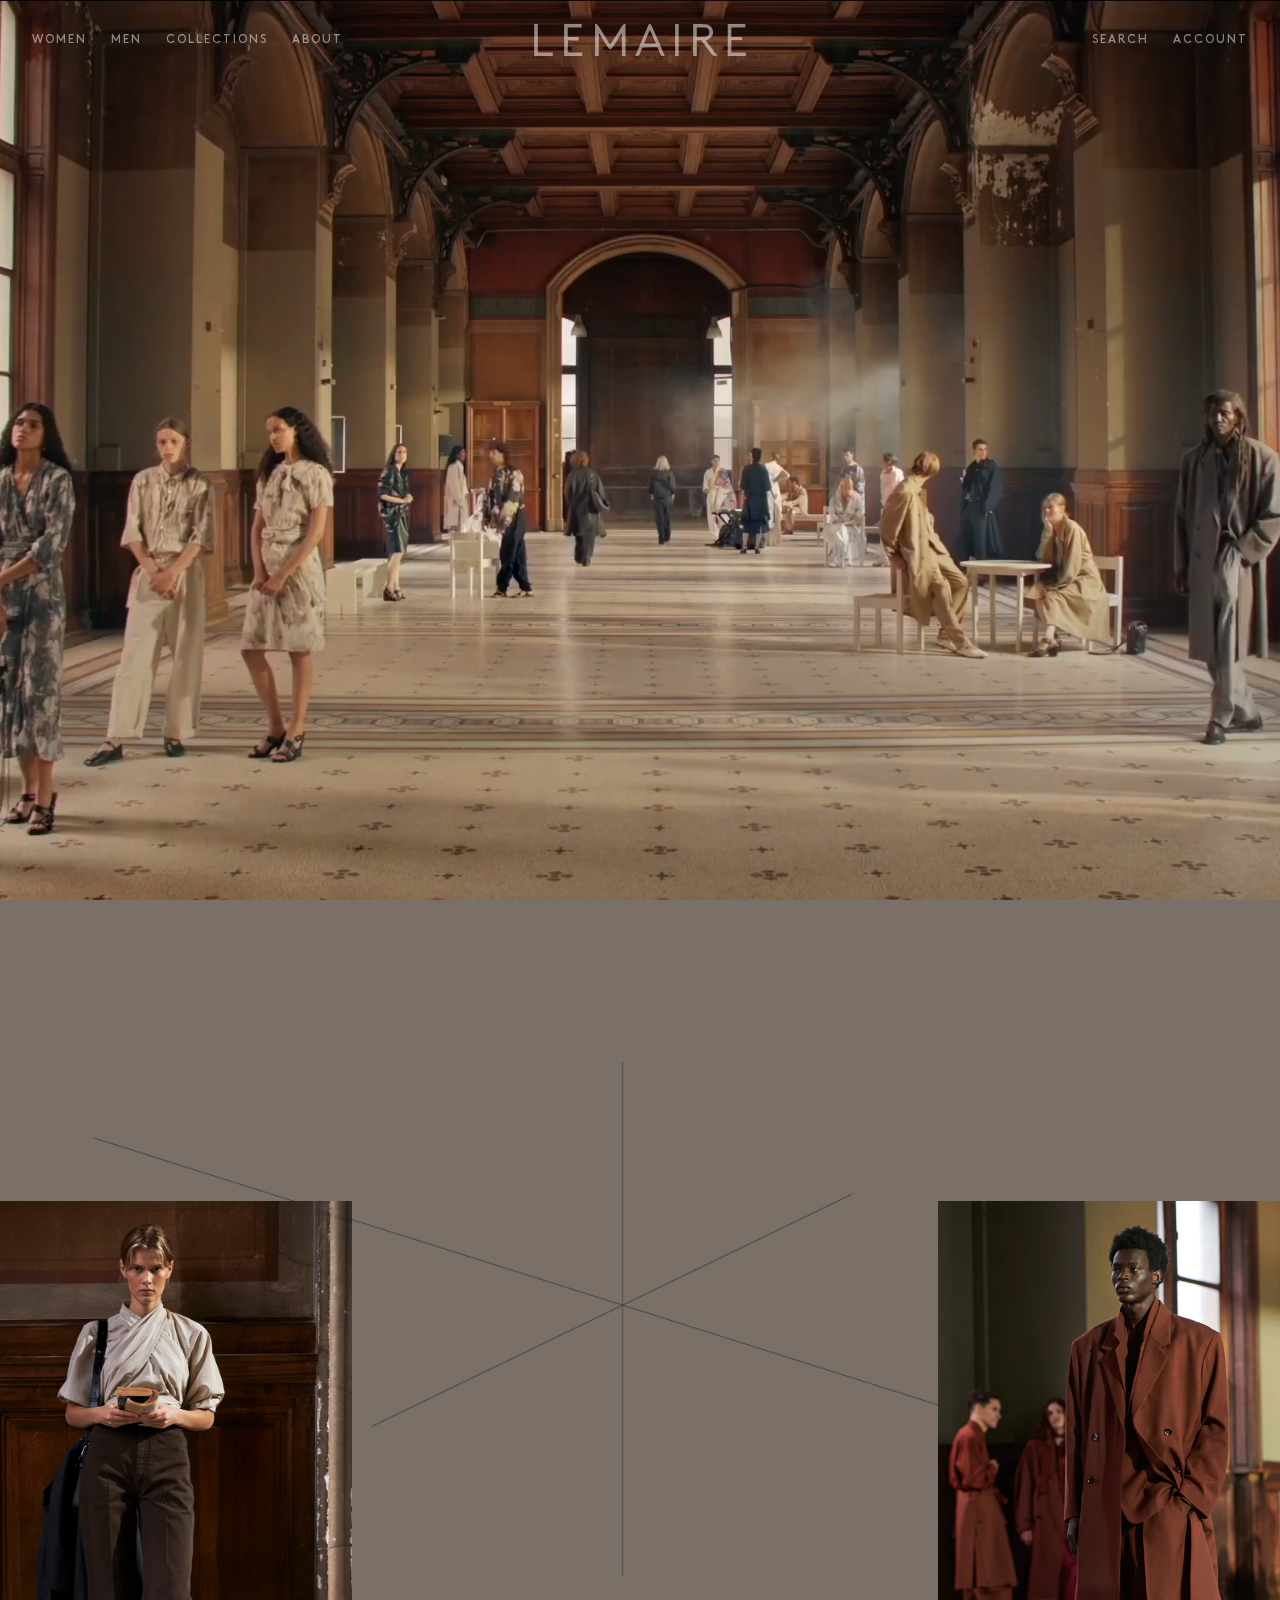
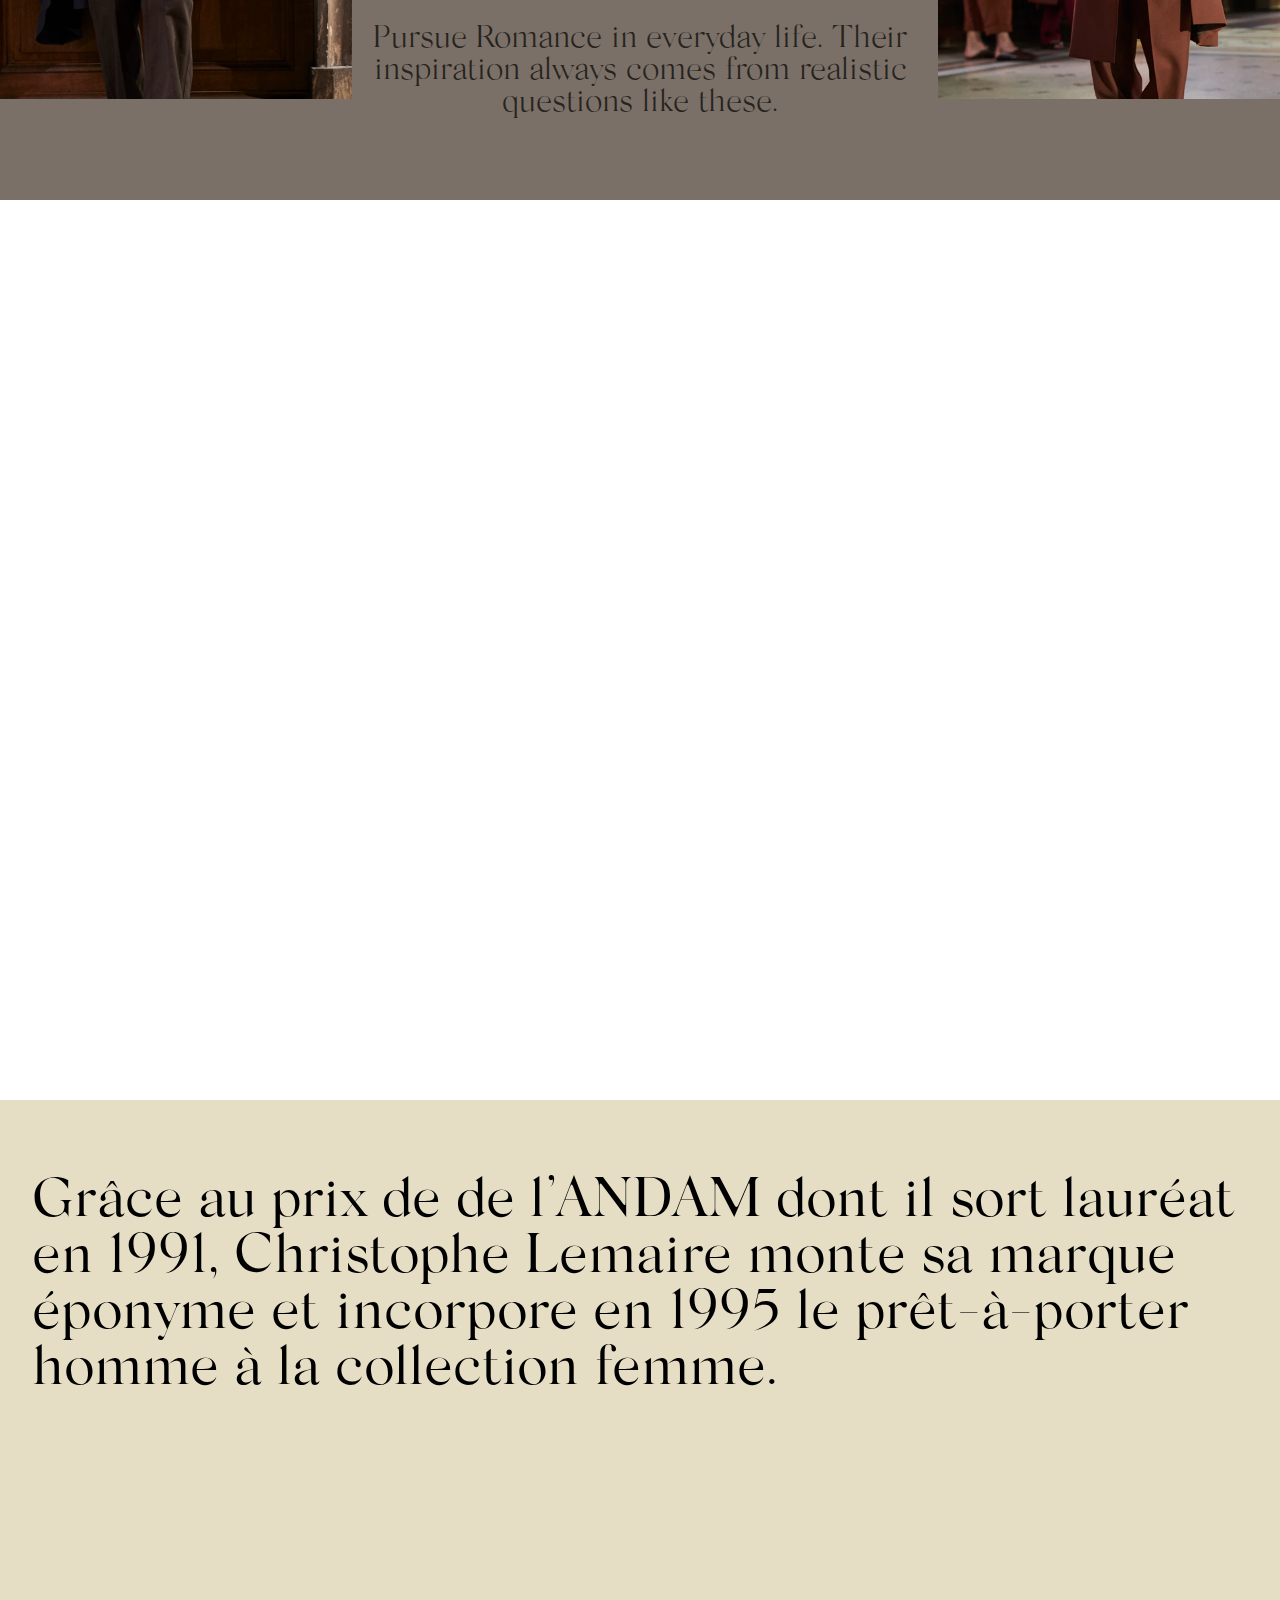
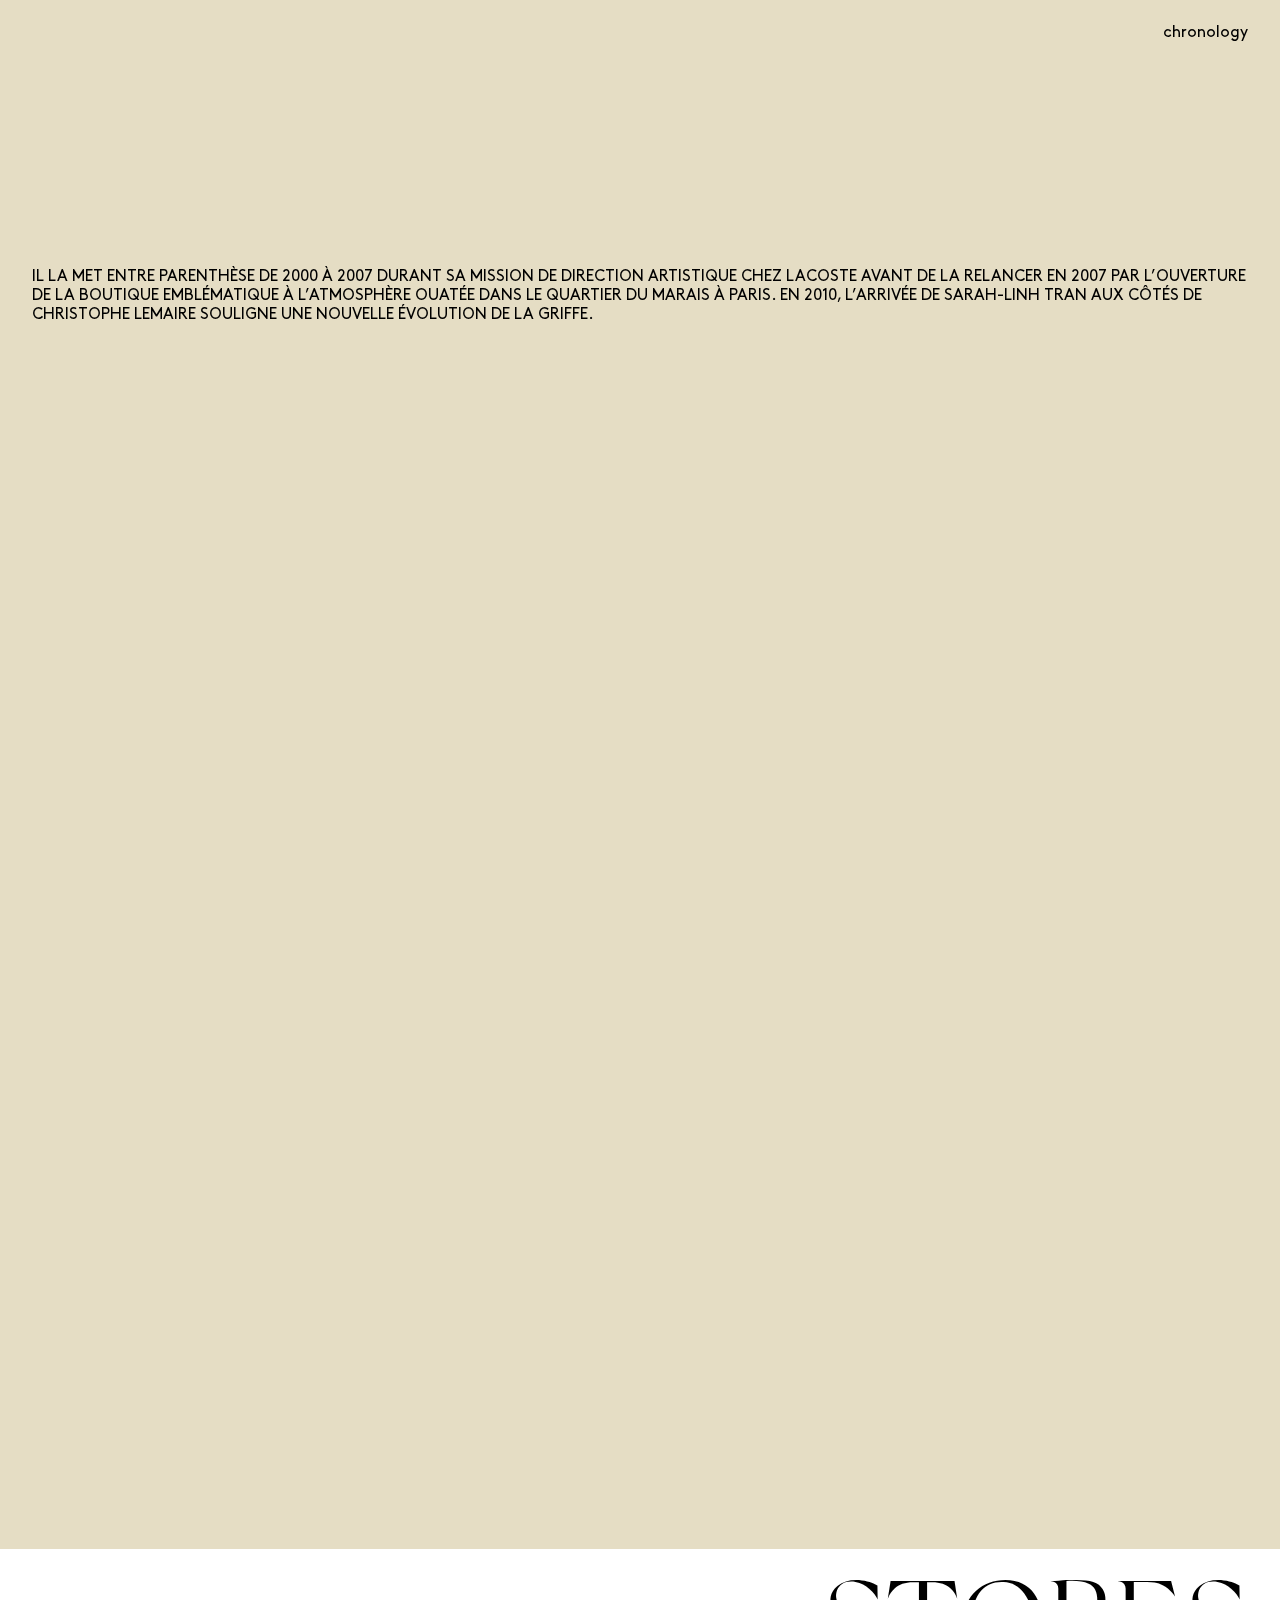
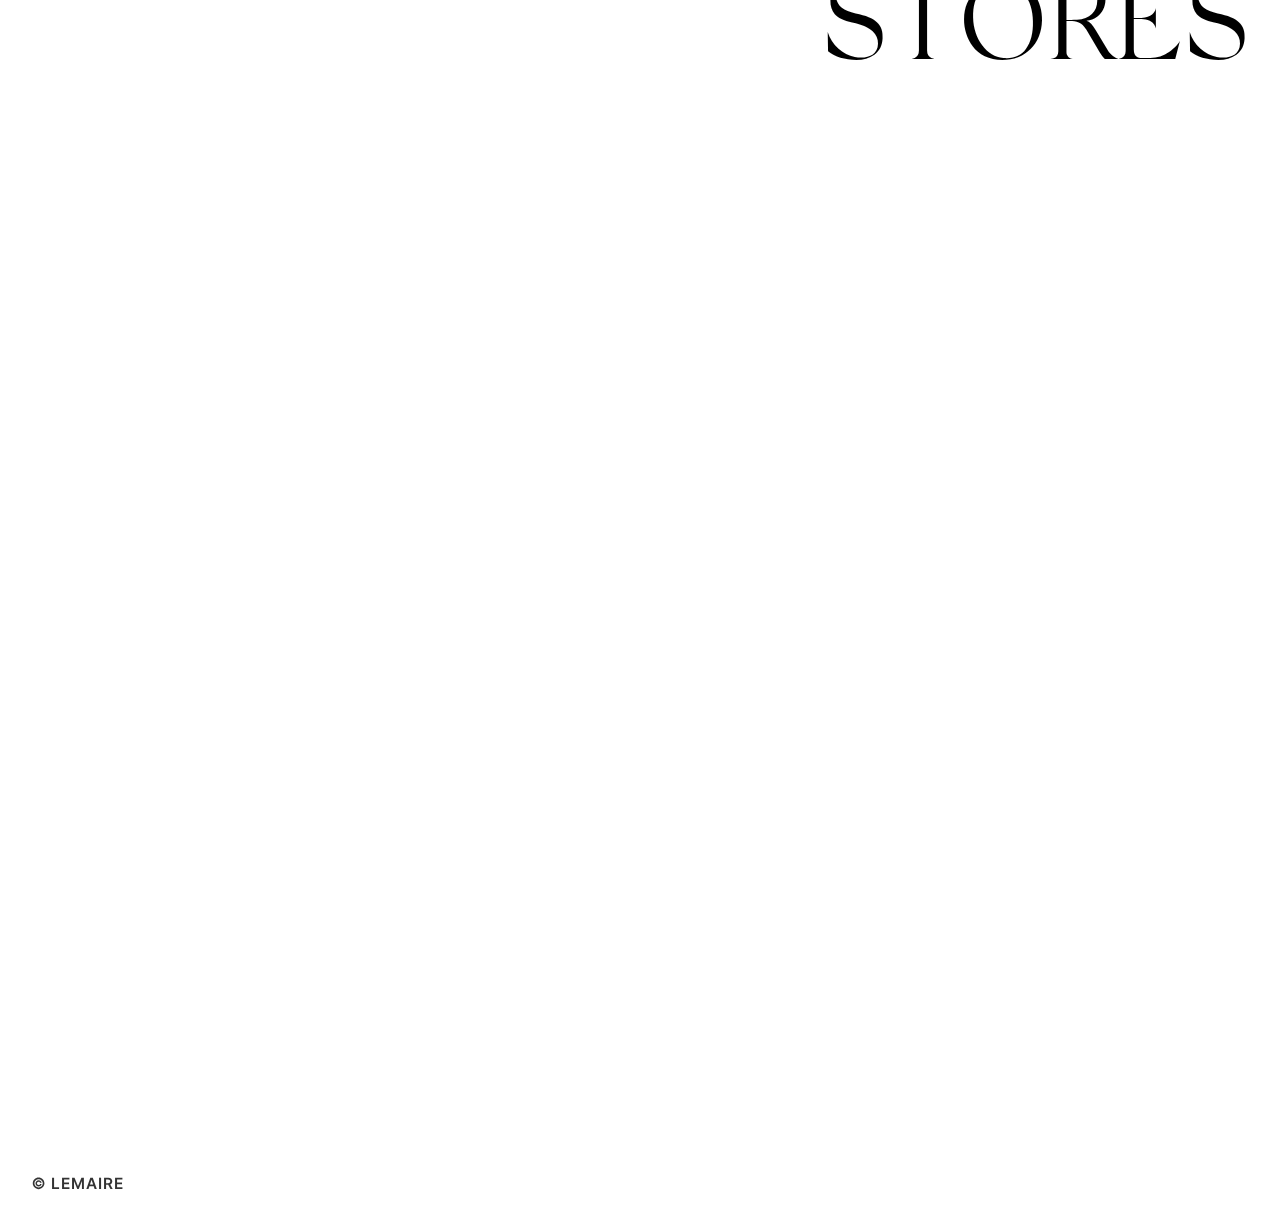
<file: index.html>
<!DOCTYPE html>
<html lang="en">
<head>
    <meta charset="UTF-8">
    <meta http-equiv="X-UA-Compatible" content="IE=edge">
    <meta name="viewport" content="width=device-width, initial-scale=1.0">
    <link rel="stylesheet" href="./css/reset.css">
    <link rel="stylesheet" href="./css/style.css">
    <link rel="stylesheet" href="https://unpkg.com/swiper/swiper-bundle.min.css"/>
    <link rel="stylesheet" href="https://unpkg.com/aos@next/dist/aos.css" /> 
    <link rel="apple-touch-icon" sizes="57x57" href="./favicon/apple-icon-57x57.png">
    <link rel="apple-touch-icon" sizes="57x57" href="./favicon/apple-icon-57x57.png">
    <link rel="apple-touch-icon" sizes="60x60" href="./favicon/apple-icon-60x60.png">
    <link rel="apple-touch-icon" sizes="72x72" href="./favicon/apple-icon-72x72.png">
    <link rel="apple-touch-icon" sizes="76x76" href="./favicon/apple-icon-76x76.png">
    <link rel="apple-touch-icon" sizes="114x114" href="./favicon/apple-icon-114x114.png">
    <link rel="apple-touch-icon" sizes="120x120" href="./favicon/apple-icon-120x120.png">
    <link rel="apple-touch-icon" sizes="144x144" href="./favicon/apple-icon-144x144.png">
    <link rel="apple-touch-icon" sizes="152x152" href="./favicon/apple-icon-152x152.png">
    <link rel="apple-touch-icon" sizes="180x180" href="./favicon/apple-icon-180x180.png">
    <link rel="icon" type="image/png" sizes="192x192"  href="./favicon/android-icon-192x192.png">
    <link rel="icon" type="image/png" sizes="32x32" href="./favicon/favicon-32x32.png">
    <link rel="icon" type="image/png" sizes="96x96" href="./favicon/favicon-96x96.png">
    <link rel="icon" type="image/png" sizes="16x16" href="./favicon/favicon-16x16.png">
    <link rel="manifest" href="./favicon/manifest.json">
    <meta name="msapplication-TileColor" content="#ffffff">
    <meta name="msapplication-TileImage" content="./favicon/ms-icon-144x144.png">
    <meta name="theme-color" content="#ffffff">

    <script src="./js/jquery-1.12.4.js"></script>
    <script src="https://unpkg.com/swiper/swiper-bundle.min.js"></script>
    <script src="https://unpkg.com/aos@next/dist/aos.js"></script> 

    <script src="./js/fullpage.js"></script>
    <script src="./js/script.js"></script>
    <title>LEMAIRE</title>
</head>
<body>
    <div id="wrap">
        <div class="theBall-outer">
            <div class="theBall"></div>
        </div>

        <!-- 전체배너영역 -->
        <section class="section banner">
            <div class="container">
                <!-- 비디오 영역 -->
                <video class="bannerVideo" src="./video/lemaire_2023_SS.mp4" autoplay muted loop playsinline data-keepplaying></video>

                <!-- 헤더영역 -->
                <header class="header-area">
                    <!-- 햄버거버튼 -->
                    <a href="#none" id="hamburger">
                        <span></span>
                        <span></span>
                    </a>
                    <!-- 메인메뉴영역 -->
                    <ul class="main-menu">
                        <li data-alt="tab1">
                            <a href="#none" class="menu">WOMEN</a>
                        </li>
                        <li data-alt="tab2">
                            <a href="#none" class="menu">MEN</a>
                        </li>
                        <li data-alt="tab3">
                            <a href="#none" class="menu">COLLECTIONS</a>
                        </li>
                        <li data-alt="tab4">
                            <a href="#none" class="menu">ABOUT</a>
                        </li>
                    </ul>

                    <!-- 로고영역 -->
                    <a href="#none" class="header-logo bl3">
                        <svg xmlns="http://www.w3.org/2000/svg" version="1.0" width="410.000000pt" height="62.000000pt" viewBox="0 0 410.000000 62.000000" preserveAspectRatio="xMidYMid meet">
                            <g transform="translate(0.000000,62.000000) scale(0.100000,-0.100000)" stroke="none">
                            <path d="M0 310 l0 -310 180 0 180 0 0 35 0 35 -145 0 -145 0 0 275 0 275 -35 0 -35 0 0 -310z"/>
                            <path d="M580 310 l0 -310 175 0 175 0 0 35 0 35 -140 0 -141 0 3 116 3 117 103 -2 102 -2 0 35 0 36 -105 0 -105 0 0 90 0 90 135 0 135 0 0 35 0 35 -170 0 -170 0 0 -310z"/>
                            <path d="M1180 310 l0 -310 35 0 35 0 2 222 3 222 96 -154 c128 -209 118 -209 246 -3 l98 158 3 -223 2 -222 35 0 35 0 0 310 0 310 -23 0 c-20 0 -43 -32 -147 -201 -113 -185 -125 -200 -137 -183 -8 11 -64 101 -126 202 -92 150 -115 182 -134 182 l-23 0 0 -310z"/>
                            <path d="M2211 598 c-5 -13 -64 -151 -130 -307 -67 -156 -121 -285 -121 -287 0 -2 15 -4 34 -4 33 0 35 2 69 83 l36 82 144 3 144 3 35 -83 c34 -82 35 -83 72 -86 21 -2 36 0 33 5 -2 4 -62 144 -132 311 -117 273 -131 302 -152 302 -15 0 -27 -8 -32 -22z m92 -231 l55 -127 -114 0 c-63 0 -114 1 -114 3 0 2 18 46 41 98 22 52 47 109 55 128 8 19 16 32 18 30 3 -2 29 -61 59 -132z"/>
                            <path d="M2730 310 l0 -310 35 0 35 0 0 310 0 310 -35 0 -35 0 0 -310z"/>
                            <path d="M3080 310 l0 -310 35 0 35 0 0 153 0 152 42 -1 43 -1 103 -134 c57 -74 109 -142 116 -152 10 -14 24 -17 54 -15 l41 3 -109 145 c-60 80 -110 148 -110 152 0 3 13 9 29 13 39 8 89 60 103 106 23 78 -28 166 -108 188 -21 6 -92 11 -156 11 l-118 0 0 -310z m283 220 c33 -26 41 -62 23 -105 -19 -45 -46 -55 -152 -55 l-84 0 0 90 0 90 94 0 c78 0 97 -3 119 -20z"/>
                            <path d="M3750 310 l0 -310 175 0 175 0 0 35 0 35 -140 0 -140 0 0 120 0 120 105 0 105 0 0 30 0 30 -105 0 -105 0 0 90 0 90 135 0 135 0 0 35 0 35 -170 0 -170 0 0 -310z"/>
                            </g>
                            </svg>
                    </a>

                    <!-- 아이콘박스 -->
                    <div class="icon-box">
                        <div class="icon">search</div>
                        <div class="icon">account</div>
                    </div>
                </header>

                <!-- 서브메뉴박스 -->
                <div class="sub-menu-box">
                    <ul id="tab1" class="sub-menu women">
                        <li class="menu-left">
                            <a href="#none" class="sub-menu-detail">
                                <ul class="sub-menu-head">
                                    HIGHLIGHTS
                                    <li class="sub-menu-body">NEW ARRIVALS</li>
                                    <li class="sub-menu-body">RUNWAY SPRING - SUMMER 2023</li>
                                    <li class="sub-menu-body">SS22 : SANDALS</li>
                                    <li class="sub-menu-body">SS22 : THE MARBLED PRINT</li>
                                    <li class="sub-menu-body">DENIM FOR SUMMER</li>
                                </ul>
                            </a>
                            <a href="#none" class="sub-menu-detail">
                                <ul class="sub-menu-head">
                                    READY-TO-WEAR
                                    <li class="sub-menu-body">COATS AND JACKETS</li>
                                    <li class="sub-menu-body">DRESSES</li>
                                    <li class="sub-menu-body">TROUSERS</li>
                                    <li class="sub-menu-body">SKIRTS</li>
                                    <li class="sub-menu-body">TOPS</li>
                                    <li class="sub-menu-body">SHIRTS</li>
                                    <li class="sub-menu-body">KNITWEAR AND JERSEY</li>
                                    <li class="sub-menu-body">DENIM</li>
                                </ul>
                            </a>
                            <a href="#none" class="sub-menu-detail">
                                <ul class="sub-menu-head">
                                    ACCESSORIES
                                    <li class="sub-menu-body">BAGS</li>
                                    <li class="sub-menu-body">SMALL LEATHER GOODS</li>
                                    <li class="sub-menu-body">SHOES</li>
                                    <li class="sub-menu-body">JEWELLERY</li>
                                    <li class="sub-menu-body">OTHER ACCESSORIES</li>
                                    <li class="sub-menu-body">VIEW ALL</li>
                                </ul>
                            </a>
                        </li>
                        <li class="menu-right">
                            <a href="#none" class="sub-menu-detail photo">
                                <img src="./image/menu01.jpg" alt="">
                            </a>
                        </li>
                    </ul>
                    <ul id="tab2" class="sub-menu men">
                        <li class="menu-left">
                            <a href="#none" class="sub-menu-detail">
                                <ul class="sub-menu-head">
                                    HIGHLIGHTS
                                    <li class="sub-menu-body">NEW ARRIVALS</li>
                                    <li class="sub-menu-body">RUNWAY SPRING - SUMMER 2023</li>
                                    <li class="sub-menu-body">SS22 : SANDALS</li>
                                    <li class="sub-menu-body">SS22 : THE MARBLED PRINT</li>
                                    <li class="sub-menu-body">DENIM FOR SUMMER</li>
                                </ul>
                            </a>
                            <a href="#none" class="sub-menu-detail">
                                <ul class="sub-menu-head">
                                    READY-TO-WEAR
                                    <li class="sub-menu-body">COATS AND JACKETS</li>
                                    <li class="sub-menu-body">DRESSES</li>
                                    <li class="sub-menu-body">TROUSERS</li>
                                    <li class="sub-menu-body">SKIRTS</li>
                                    <li class="sub-menu-body">TOPS</li>
                                    <li class="sub-menu-body">SHIRTS</li>
                                    <li class="sub-menu-body">KNITWEAR AND JERSEY</li>
                                    <li class="sub-menu-body">DENIM</li>
                                </ul>
                            </a>
                            <a href="#none" class="sub-menu-detail">
                                <ul class="sub-menu-head">
                                    ACCESSORIES
                                    <li class="sub-menu-body">BAGS</li>
                                    <li class="sub-menu-body">SMALL LEATHER GOODS</li>
                                    <li class="sub-menu-body">SHOES</li>
                                    <li class="sub-menu-body">JEWELLERY</li>
                                    <li class="sub-menu-body">OTHER ACCESSORIES</li>
                                    <li class="sub-menu-body">VIEW ALL</li>
                                </ul>
                            </a>
                        </li>
                        <li class="menu-right">
                            <a href="#none" class="sub-menu-detail photo">
                                <img src="./image/menu02.webp" alt="">
                            </a>
                        </li>
                    </ul>
                    <ul id="tab3" class="sub-menu collections">
                        <li class="menu-left">
                            <a href="#none" class="sub-menu-detail">
                                <a href="#none" class="sub-menu-head">
                                    SPRING-SUMMER 2023
                                </a>
                            </a>
                            <a href="#none" class="sub-menu-detail">
                                <a href="#none" class="sub-menu-head">
                                    FALL-WINTER 2022
                                </a>
                            </a>
                            <a href="#none" class="sub-menu-detail">
                                <a href="#none" class="sub-menu-head">
                                    SPRING-SUMMER 2022
                                </a>
                            </a>
                        </li>
                        <li class="menu-right">
                            <a href="#none" class="sub-menu-detail photo">
                                <img src="./image/menu03.webp" alt="">
                            </a>
                        </li>
                    </ul>
                    <ul id="tab4" class="sub-menu about">
                        <li class="sub-menu-detail">
                            <a href="#none" class="sub-menu-body photo">
                                <img src="./image/menu04-1.webp" alt="">
                            </a>
                            <p>LEMAIRE</p>
                        </li>
                        <li class="sub-menu-detail">
                            <a href="#none" class="sub-menu-body photo">
                                <img src="./image/menu04-2.webp" alt="">
                            </a>
                            <p>PORTRAIT</p>
                        </li>
                        <li class="sub-menu-detail">
                            <a href="#none" class="sub-menu-body photo">
                                <img src="./image/menu04-3.webp" alt="">
                            </a>
                            <p>STORES</p>
                        </li>
                    </ul>
                </div>
            </div>
        </section>

        <section class="section sec-1">
            <div class="container">
                <div class="canvas">
                    <div class="carousel box1">
                        <div class="cell bl" data-aos="fade-up" data-aos-duration="1500">
                            <img src="./image/carousel01.webp" alt="">
                        </div>
                        <div class="cell bl" data-aos="fade-up" data-aos-duration="2000">
                            <img src="./image/carousel02.webp" alt="">
                        </div>
                        <div class="cell bl" data-aos="fade-up" data-aos-duration="2500">
                            <img src="./image/carousel03.webp" alt="">
                        </div>
                        <div class="cell bl" data-aos="fade-up" data-aos-duration="3000">
                            <img src="./image/carousel04.webp" alt="">
                        </div>
                        <div class="cell bl" data-aos="fade-up" data-aos-duration="3500">
                            <img src="./image/carousel05.webp" alt="">
                        </div>
                        <div class="cell bl" data-aos="fade-up" data-aos-duration="4000">
                            <img src="./image/carousel06.webp" alt="">
                        </div>
                        <div class="cell bl" data-aos="fade-up" data-aos-duration="4500">
                            <img src="./image/carousel07.webp" alt="">
                        </div>
                        <div class="cell bl" data-aos="fade-up" data-aos-duration="5000">
                           <img src="./image/carousel08.webp" alt=""> 
                        </div>
                        <div class="cell bl" data-aos="fade-up" data-aos-duration="5500">
                            <img src="./image/carousel09.webp" alt="">
                        </div>
                    </div>
                    <div class="carousel box2">
                        <div class="cell bl" data-aos="fade-up" data-aos-duration="1500">
                            <img src="./image/carousel01.webp" alt="">
                        </div>
                        <div class="cell bl" data-aos="fade-up" data-aos-duration="2000">
                            <img src="./image/carousel02.webp" alt="">
                        </div>
                        <div class="cell bl" data-aos="fade-up" data-aos-duration="2500">
                            <img src="./image/carousel03.webp" alt="">
                        </div>
                        <div class="cell bl" data-aos="fade-up" data-aos-duration="3000">
                            <img src="./image/carousel04.webp" alt="">
                        </div>
                        <div class="cell bl" data-aos="fade-up" data-aos-duration="3500">
                            <img src="./image/carousel05.webp" alt="">
                        </div>
                        <div class="cell bl" data-aos="fade-up" data-aos-duration="4000">
                            <img src="./image/carousel06.webp" alt="">
                        </div>
                        <div class="cell bl" data-aos="fade-up" data-aos-duration="4500">
                            <img src="./image/carousel07.webp" alt="">
                        </div>
                        <div class="cell bl" data-aos="fade-up" data-aos-duration="5000">
                           <img src="./image/carousel08.webp" alt=""> 
                        </div>
                        <div class="cell bl" data-aos="fade-up" data-aos-duration="5500">
                            <img src="./image/carousel09.webp" alt="">
                        </div>
                    </div>
                </div>
                <h1 class="sec-1-txt">Pursue Romance in everyday life. Their inspiration always comes
                    from realistic questions like these.</h1>
            </div>
        </section>

        <section class="section sec-2">
            <div class="container">
                <div class="txt">La France</div>
            </div>
        </section>

        <section class="section sec-3">
            <div class="container">
                <div class="about-txt-t">Grâce au prix de de l’ANDAM dont il sort lauréat en 1991, Christophe Lemaire monte sa marque éponyme et incorpore en 1995 le prêt-à-porter homme à la collection femme.</div>
                <div class="about-txt-m">chronology</div>
                <div class="about-txt-b">Il la met entre parenthèse de 2000 à 2007 durant sa mission de direction artistique chez Lacoste avant de la relancer en 2007 par l’ouverture de la boutique emblématique à l’atmosphère ouatée dans le quartier du Marais à Paris. En 2010, l’arrivée de Sarah-Linh Tran aux côtés de Christophe Lemaire souligne une nouvelle évolution de la griffe.</div>
            </div>
        </section>

        <section class="section sec-4">
            <div class="container">
                <div class="swiper mySwiper mask bl2" data-aos="fade-right" data-aos-duration="1500" data-aos-offset="200">
                    <div class="swiper-wrapper">
                        <div class="swiper-slide">
                            <img src="./image/ceo01.jpg" alt="">
                        </div>
                        <div class="swiper-slide">
                            <img src="./image/ceo02.jpg" alt="">
                        </div>
                        <div class="swiper-slide">
                            <img src="./image/ceo03.jpg" alt="">
                        </div>
                        <div class="swiper-slide">
                            <img src="./image/ceo04.jpeg" alt="">
                        </div>
                        <div class="swiper-slide">
                            <img src="./image/ceo05.jpeg" alt="">
                        </div>
                    </div>
                </div>

                <div class="ceo-txt">
                    <div class="ceo-head" data-aos="fade-up" data-aos-duration="1500" data-aos-offset="200">
                        <img src="./image/ceo-txt.png" alt="">
                    </div>
                    <p class="ceo-body" data-aos="fade-left" data-aos-duration="1500" data-aos-offset="300">
                        르메르의 역사 속에서 주목할 만한 지점은 협업과 팀워크입니다. 그의 파트너이자 뮤즈인 디자이너 사라 린 트란Sarah Linh Tran은 르메르의 스타일에 안정감을 가져다 준 중요한 인물이지요. 그녀는 브랜드의 수장인 크리스토퍼에 비해 패션계에서의 경력은 부족했지만, 남다른 감각과 독특한 분위기로 패션 피플들의 이목을 사로잡았습니다. 그녀의 스타일링은 미적 자극에 민감한 패션 에디터들의 눈에 띄었고, 적극적으로 자신의 존재를 어필하지 않고 있음에도 불구하고, 그녀의 스타일을 추종하는 팬들은 날로 늘어가고 있습니다. 적극적으로 자신을 노출시키지 않아 여전히 신비로운 베일에 가려져 있는 존재 인지라, 우연히 촬영된 사라의 사진 속 스타일링을 수집하기 위해 그녀의 이름을 검색하는 많은 이들은 그녀가 좀 더 대외적인 활동을 활발히 펼쳐 주길 바라고 있을 정도죠.   
                    </p>
                </div>
            </div>
        </section>

        <section class="section sec-5">
            <div class="container">
                <div class="head-txt">stores</div>
                <div class="stores-gallery">
                    <div class="store left">
                        <div class="box1" data-aos="fade-up" data-aos-duration="2000" data-aos-offset="200">
                            <img src="./image/stores01.webp" alt="">
                        </div>
                        <div class="box2" data-aos="fade-up" data-aos-duration="1500" data-aos-offset="100">
                            <img src="./image/stores02.jpeg" alt="">
                        </div>
                    </div>
                    <div class="store right">
                        <div class="box1" data-aos="fade-left" data-aos-duration="1500" data-aos-offset="100">
                            <img src="./image/stores03.webp" alt="">
                        </div>
                    </div>
                </div>
            </div>
        </section>

        <section class="footer">
            <div class="container">
                <div class="footer-t" data-aos="fade-up" data-aos-duration="1500" data-aos-offset="100">
                    <div class="box inner-txt1">
                        <h1>ABOUT</h1>
                        <p><a href="#none">LEMAIRE</a></p>
                        <p><a href="#none">Boutiques</a></p>
                        <p><a href="#none">Contact</a></p>
                        <p><a href="#none">Carrières</a></p>
                    </div>
                    <div class="box inner-txt2">
                        <h1>AIDE</h1>
                        <p><a href="#none">Livraison et Retours</a></p>
                        <p><a href="#none">Service client</a></p>
                        <p><a href="#none">FAQ</a></p>
                        <p><a href="#none">Demande de retour</a></p>
                    </div>
                    <div class="box inner-txt3">
                        <h1>RÉSEAUX SOCIAUX</h1>
                        <p><a href="#none">Instagram</a></p>
                        <p><a href="#none">Facebook</a></p>
                        <p><a href="#none">Pinterest</a></p>
                    </div>
                    <div class="box inner-txt4">
                        <h1>LÉGAL</h1>
                        <p><a href="#none">Terms & Conditions</a></p>
                        <p><a href="#none">Privacy Policy</a></p>
                        <p><a href="#none">Legal mentions</a></p>
                    </div>
                    <div class="box inner-txt5">
                        <h1>NEWSLETTER</h1>
                        <form>
                            <input type="search" placeholder="E - MAIL">
                        </form>
                        <a href="#none" class="footer-btn">subscribe</a>
                    </div>
                </div>
                <div class="footer-b">
                    <small class="copyright">© Lemaire</small>
                </div>
            </div>
        </section>

        <div class="top-btn">
            <img src="./image/Lemaire_topbtn-o.svg" alt="">
        </div>
    </div>
</body>
</html>
</file>
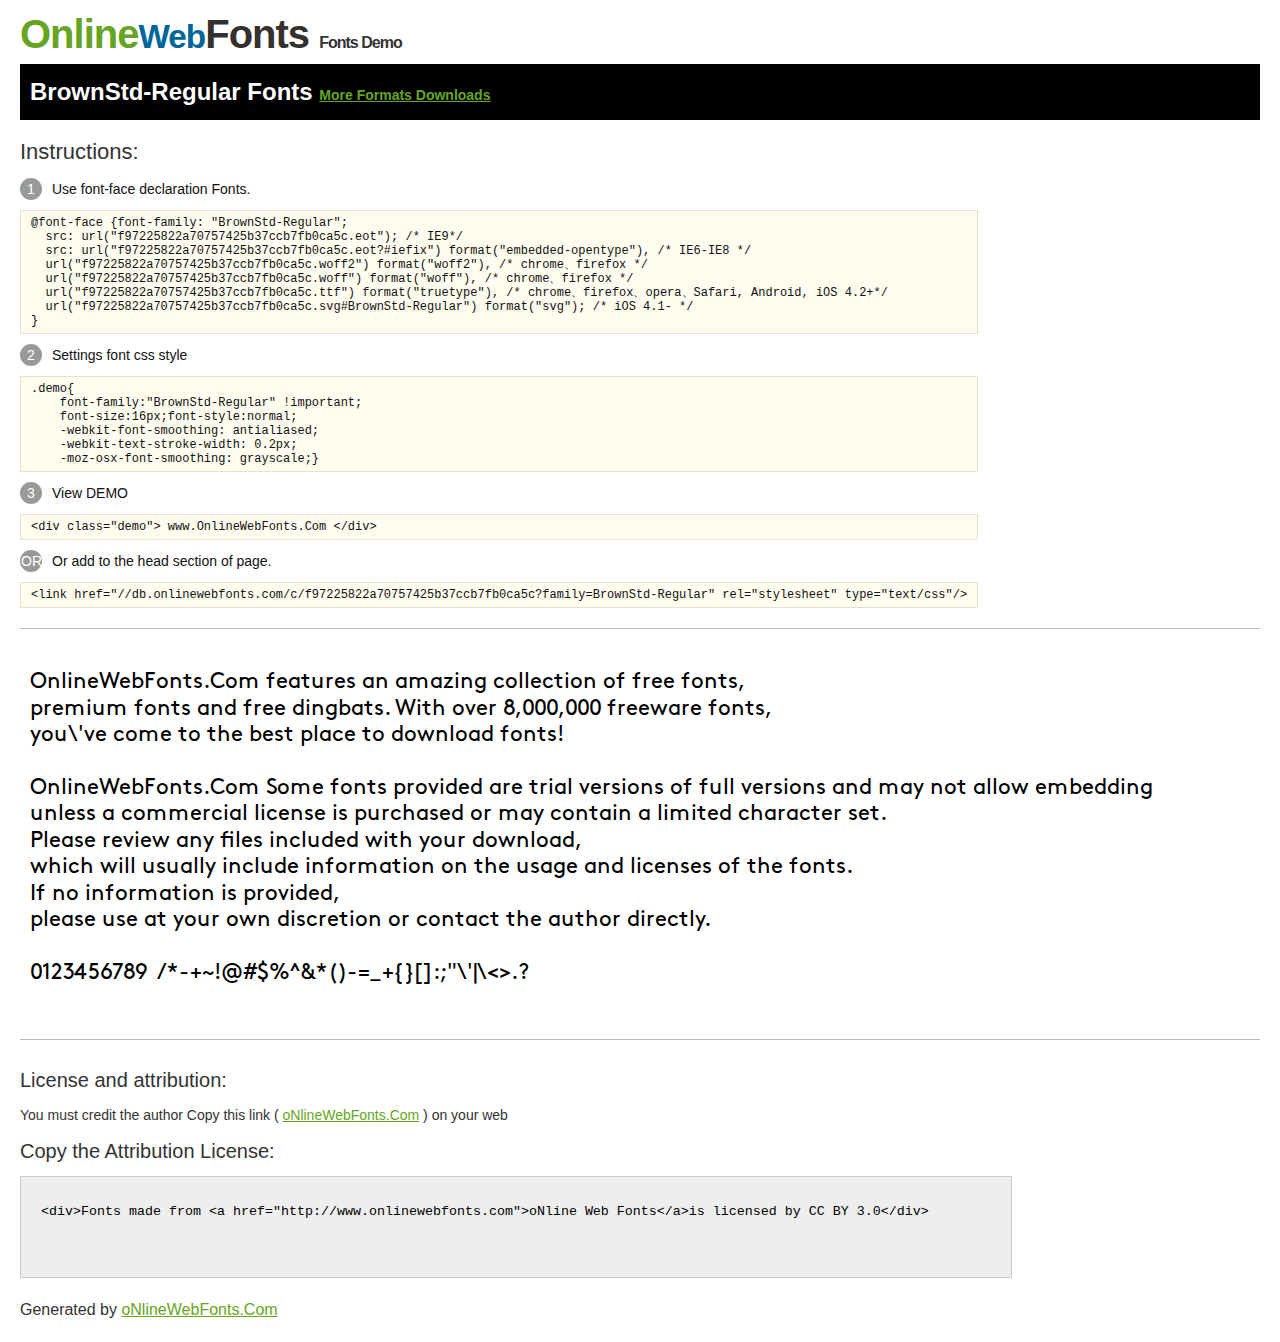
<file: fonts/BrownStd/BrownStd-Regular/@font-face/Demo.html>
<!DOCTYPE html>
<html>
<head>
<meta charset="utf-8"/>
<title>BrownStd-Regular Font - OnlineWebFonts.COM</title>
<style type="text/css">
@font-face {font-family: "BrownStd-Regular";
  src: url("f97225822a70757425b37ccb7fb0ca5c.eot"); /* IE9*/
  src: url("f97225822a70757425b37ccb7fb0ca5c.eot?#iefix") format("embedded-opentype"), /* IE6-IE8 */
  url("f97225822a70757425b37ccb7fb0ca5c.woff2") format("woff2"), /* chrome、firefox */
  url("f97225822a70757425b37ccb7fb0ca5c.woff") format("woff"), /* chrome、firefox */
  url("f97225822a70757425b37ccb7fb0ca5c.ttf") format("truetype"), /* chrome、firefox、opera、Safari, Android, iOS 4.2+*/
  url("f97225822a70757425b37ccb7fb0ca5c.svg#BrownStd-Regular") format("svg"); /* iOS 4.1- */
}
*{margin:0;padding:0;list-style:none;}pre{border:solid 1px #e7e1cd;background-color:#fffdef;overflow:auto;font-size:12px;line-height:14px;margin-top:10px;margin-right:0;margin-bottom:10px;margin-left:0;padding-top:5px;padding-right:10px;padding-bottom:5px;padding-left:10px;}.demo pre{color:#000;line-height: 1.2em;font-family:"BrownStd-Regular"!important;font-size:22px;background-color:#FFF;border-top-width:0px;border-right-width:0px;border-bottom-width:0px;border-left-width:0px;}body{font-family:sans-serif;line-height:1.5;font-size:16px;padding:20px;color:#333;}:hover,:before,:after{-webkit-transition:all 0.1s ease-in;-moz-transition:all 0.1s ease-in;-ms-transition:all 0.1s ease-in;-o-transition:all 0.1s ease-in;transition:all 0.1s ease-in;}*{-moz-box-sizing:border-box;-webkit-box-sizing:border-box;box-sizing:border-box;margin:0;padding:0;}a{color:#66A523;}h1.logo{font-size:40px;letter-spacing:-1px;margin-top:-16px;}h1.logo strong{font-size:16px;font-family:sans-serif;color:#333;}h1.logo a{color:#34302d;text-decoration:none;}h1.logo a span{color:#66A523;}h1.logo a small{color:#006699;}.info{float:left;font-size:14px;margin-top:15px;}.info ul{margin-left:0px;color:#111;margin-bottom:20px;}.info .exs{font-size:12px;color:#666;margin-left:35px;display:block;}.info ul li{margin-top:10px;list-style:none;}.info .numno{color:#fff;border-radius:20px;padding:1px;display:inline-block;width:22px;height:22px;text-align:center;margin-right:10px;background-color:#999999;}.info ul strong{font-weight:normal;color:#000;}.info .inst{font-size:22px;margin-bottom:10px;}.demo{float:left;width:100%;height:auto;border-top-width:1px;border-top-style:solid;border-top-color:#bbb;border-bottom-width:1px;border-bottom-style:solid;border-bottom-color:#bbb;padding-bottom:10px;}.demo .demo_svg{float:left;height:auto;width:100px;margin-right:5px;margin-left:5px;margin-bottom:10px;}.demo .demo_svg i{float:left;height:80px;width:80px;text-align:center;font-size:40px;margin-left:10px;line-height:80px;color:#777;}.demo .demo_svg .code{float:left;height:20px;width:100%;overflow:hidden;text-align:center;line-height:20px;font-size:11px;color:#666;}.demo .demo_svg .txt{float:left;height:20px;width:100%;font-size:11px;text-align:center;white-space:nowrap;overflow:hidden;line-height:20px;}.demo .demo_svg:hover i{font-size:60px;color:#333;}.by{padding-top:15px;float:left;width:100%;margin-top:10px;margin-right:0;margin-bottom:10px;margin-left:0;}.by{margin-bottom:10px;font-size:20px;}.by .attr{font-size:14px;color:#333;padding-top:10px;padding-bottom:10px;}textarea{width:80%;height:auto;border:1px solid #CCC;resize:none;background:#EEE;padding:20px;float:left;margin-top:10px;line-height:30px;}#footer{float:left;width:100%;margin-top:10px;padding-bottom:20px;}h2{background-color:#000;padding-top:10px;padding-bottom:10px;padding-left:10px;color:#FFF;}
</style>
</head>
<body>
<h1 class="logo"> <a href="http://www.onlinewebfonts.com/"> <span>Online</span><small>Web</small>Fonts</a> <strong>Fonts Demo</strong></h1>
<h2>
BrownStd-Regular Fonts <a style="font-size:14px;" href="http://www.onlinewebfonts.com/download/f97225822a70757425b37ccb7fb0ca5c" target="_blank">More Formats Downloads</a></h2>
<div class="info">
  <div class="inst">Instructions:</div>
  <ul>
    <li>
      <p> <span class="numno">1</span>Use font-face declaration Fonts.<br />
        <span class="exs">
        <pre>
@font-face {font-family: "BrownStd-Regular";
  src: url("f97225822a70757425b37ccb7fb0ca5c.eot"); /* IE9*/
  src: url("f97225822a70757425b37ccb7fb0ca5c.eot?#iefix") format("embedded-opentype"), /* IE6-IE8 */
  url("f97225822a70757425b37ccb7fb0ca5c.woff2") format("woff2"), /* chrome、firefox */
  url("f97225822a70757425b37ccb7fb0ca5c.woff") format("woff"), /* chrome、firefox */
  url("f97225822a70757425b37ccb7fb0ca5c.ttf") format("truetype"), /* chrome、firefox、opera、Safari, Android, iOS 4.2+*/
  url("f97225822a70757425b37ccb7fb0ca5c.svg#BrownStd-Regular") format("svg"); /* iOS 4.1- */
}
</pre>
      </span> 
    </li>
    <li>
      <p> <span class="numno">2</span>Settings font css style <br />
      <span class="exs">
<pre>
.demo{
    font-family:"BrownStd-Regular" !important;
    font-size:16px;font-style:normal;
    -webkit-font-smoothing: antialiased;
    -webkit-text-stroke-width: 0.2px;
    -moz-osx-font-smoothing: grayscale;}
</pre>
      </span> 
    </li>
    <li>
      <p> <span class="numno">3</span>View DEMO <br />
      <span class="exs"><pre>
&lt;div class="demo"&gt; www.OnlineWebFonts.Com &lt;/div&gt;
</pre></span> 
    </li>
    <li>
      <p> <span class="numno">OR</span>Or add to the head section of page. <br />
      <span class="exs"><pre>
&lt;link href="//db.onlinewebfonts.com/c/f97225822a70757425b37ccb7fb0ca5c?family=BrownStd-Regular" rel="stylesheet" type="text/css"/&gt;
</pre></span> 
    </li>
  </ul>
</div>
<div class="demo">
<pre>

OnlineWebFonts.Com features an amazing collection of free fonts,
premium fonts and free dingbats. With over 8,000,000 freeware fonts, 
you\'ve come to the best place to download fonts! 

OnlineWebFonts.Com Some fonts provided are trial versions of full versions and may not allow embedding 
unless a commercial license is purchased or may contain a limited character set. 
Please review any files included with your download, 
which will usually include information on the usage and licenses of the fonts. 
If no information is provided, 
please use at your own discretion or contact the author directly. 

0123456789  /*-+~!@#$%^&*()-=_+{}[]:;"\'|\<>.?

</pre>
</div>

<div class="by">
<div class="by_title">License and attribution:</div>
<div class="attr">You must credit the author Copy this link ( <a href="http://www.onlinewebfonts.com" target="_blank">oNlineWebFonts.Com</a> ) on your web </div><div class="usetitle">Copy the Attribution License:</div>
<textarea onclick="this.focus();this.select();">&lt;div&gt;Fonts made from &lt;a href="http://www.onlinewebfonts.com"&gt;oNline Web Fonts&lt;/a&gt;is licensed by CC BY 3.0&lt;/div&gt;</textarea>
</div>
<div id="footer">
    <div>Generated by <a href="http://www.onlinewebfonts.com" target="_blank">oNlineWebFonts.Com</a></div>
</div>
</body>
</html>
</file>
<file: css/style.css>
@charset "utf-8";
#hamburger{
    display: none;
}

/* cursor */
*{
    cursor: none;
    /* 마우스커서 없애기 */
}
html,body{
    cursor: url(../image/cursor.svg), auto;
}
.theBall,
.theBall-outer{
    width: 20px;
    height: 20px;
    mix-blend-mode: exclusion;
}
.theBall-outer{
    position: fixed;
    top: -20px;
    left: -20px;
    z-index: 99999;
    pointer-events: none;
}
.theBall{
    position: absolute;
    background-color: #dbdbdb;
    transition: all 0.2s cubic-bezier(0.175, 0.885, 0.32, 1.275);
    transform-origin: center center;
    /* 트랜스폼 속성 시작점을 설정함 */
}
.theBall-outer.zoom .theBall{
    border-radius: 50%;
    transform: scale(2.5);
}
.theBall-outer.zoom2 .theBall{
    border-radius: 50%;
    transform: scale(5);
}
.theBall-outer.zoom3 .theBall{
    transform: scaleY(2) scaleX(5);
}


#wrap{
    overflow: hidden;
}
.container{
    height: 100vh;
    /* 웬만하면 pc사이즈에서만 잡을 것 */
}

/* banner */
.banner{
    position: relative;
    top: 0;
    left: 0;
}
.bannerVideo{
    position: absolute; top: 0; left: 0;
}
.header-area{
    text-transform: uppercase;
    position: fixed;
    top: 0;
    left: 0;
    width: 100%;
    height: 80px;
    padding: 24px 32px;
    background-color: transparent;
    color: #fff;
    z-index: 9999;
    display: flex;
    align-items: center;
    justify-content: space-between;
    font-size: 0.75rem;
    transition: 0.1s;
}
.header-area.active{
    color: #262320;
}
.header-area .header-logo{
    position: absolute;
    top: 50%;
    left: 50%;
    transform: translate(-50%,-50%);
    width: 214px;
    height: 32px;
    transition: 0.5s;
}
.header-area .header-logo.active{
    width: 164px;
    height: 24px;
}
.header-area .header-logo svg{
    fill: #fff;
    opacity: 0.5;

    transition: 0.5s;
}
.header-area .header-logo svg.active{
    fill: #262320;
}
.header-area .header-logo:hover svg{
    opacity: 1;
}
.header-area .main-menu,
.header-area .icon-box{
    display: flex;
    margin-right: -24px;
}
.header-area .main-menu .menu,
.header-area .icon{
    margin-right: 24px;
    letter-spacing: 2px;
    opacity: .5;
    transition: .5s;
}
.header-area .main-menu .menu:hover,
.header-area .icon:hover{
    opacity: 1;
}

/* sub-menu-box */
/* 하나씩 가려서 확인하기 */
/* #tab1,
#tab2,
#tab3{
    display: none;
} */
.sub-menu-box.active{
    opacity: 1;
    z-index: 99;
}
.sub-menu-box{
    position: fixed;
    top: 0;
    left: 0;
    width: 100%;
    height: 50%;
    background-color: #fff;
    transition: 0.5s;
    opacity: 0;
    z-index: -1;
}
.sub-menu-box .sub-menu{
    display: flex;
    justify-content: space-between;
    height: 100%;
    align-items: center;
    width: 64vw;
    /* 1230 / 1920(기준) *100 =64... */
    /* margin: 0 auto; */
    /* margin-top: 132px; */
    position: absolute;
    left: 50%;
    transform: translateX(-50%);
    z-index: 99;
    opacity: 0;
    transition: 0.3s;
}
.sub-menu-box .sub-menu.active{
    opacity: 1;
}
.sub-menu-box .menu-left{
    height: 277px;
}
.sub-menu-box .sub-menu-head{
    font-size: 0.875rem;
    color:rgba(0, 0, 0, 0.8);
}
.sub-menu-box .sub-menu-body{
    font-size: 0.875rem;
    color: #a8a8a8;
    margin-top: 8px;
}
.sub-menu-box .women .menu-left,
.sub-menu-box .men .menu-left{
    width: calc(100% - 11vw);
    display: flex;
    margin-right: 11vw;
}
.sub-menu-box .women .sub-menu-detail,
.sub-menu-box .men .sub-menu-detail{
    width: 33.333%;
}
.sub-menu-box .women .photo,
.sub-menu-box .men .photo{
    width: 236px;
    height: 277px;
}

.sub-menu-box .collections .photo{
    width: 472px;
    height: 277px;
}
.sub-menu-box .collections .sub-menu-detail{
    margin-bottom: 8px;
}
.sub-menu-box .about .photo{
    width: 300px;
    height: 221px;
}
.sub-menu-box .about .sub-menu-detail p{
    margin-top: 12px;
    font-size: 0.875rem;
    color: rgba(0, 0, 0, 0.8);
}
.sub-menu-box .photo img{
    object-position: center top;
}

/* sec-1 */
.sec-1 .container{
    background: url(../image/sec-1-bg.jpg) no-repeat center;
    background-size: cover;
    position: relative;
    top: 0;
    left: 0;
}
.sec-1 .canvas{
    position: absolute;
    top: 50%;
    left: 50%;
    transform: translate(-50%,-50%);
    display: flex;
}
.sec-1 .carousel{
    display: flex;
    align-items: center;
    animation: carousel 60s linear infinite;
}
@keyframes carousel {
    0%{
        transform: translateX(0%);
    }   
    100%{
        transform: translateX(-100%);
    }
}
.sec-1 .cell{
    width: 308px;
    height: 361px;
    margin-left: -20px;
    opacity: 0.6;
    transition: 0.5s;
}
.sec-1 .cell:nth-child(even){
    opacity: 1;
    width: 402px;
    height: 498px;
    margin-left: 10px;
}
.sec-1 .cell img{
    object-position: center top;
}
.sec-1 .cell:hover{
    transform: scale(1.05) translateZ(10px);
}
.sec-1 .sec-1-txt{
    font-family: "silk-serif";
    font-weight: 300;
    color: #262320;
    font-size: 2rem;
    line-height: 1;
    display: flex;
    /* justify-content: center; */
    height: 100%;
    align-items: flex-end;
    padding-bottom: 80px;
    width: 42vw;
    /* 1920 기준 800px */
    margin: 0 auto;
    text-align: center;

}

/* sec-2 */
.sec-2 .container{
    background: url(../image/collect04.webp) no-repeat center;
    background-size: cover;
    background-attachment: fixed;
}
.sec-2 .txt{
    font-family: "silk-serif";
    font-size: 25rem;
    color: #fff;
    display: flex;
    height: 100%;
    align-items: flex-end;
    line-height: 1;

}

/* sec-3 */
.sec-3,
.sec-4{
    background-color: #e5ddc4;
}
.sec-3 .container{
    padding: 75px 32px;
    display: flex;
    flex-direction: column;
    justify-content: space-between;
}
.sec-3 .about-txt-t{
    font-family: "silk-serif";
    font-size: 4.5rem;
    line-height: 1;
}
.sec-3 .about-txt-m{
    text-align: end;
}
.sec-3 .about-txt-b{
    text-transform: uppercase;
    font-size: 1rem;
}

/* sec-4 */
.sec-4 .container{
    width: 80vw;
    display: flex;
    justify-content: space-between;
    align-items: center;
    margin: 0 auto;
}
.sec-4 .mask{
    width: 31vw;
    height: 75vh;
    border-top-left-radius: 300px;
    border-top-right-radius: 300px;
    overflow: hidden;
}
.sec-4 .ceo-txt{
    display: flex;
    flex-direction: column;
    align-items: center;
}
.sec-4 .ceo-txt .ceo-head{
    width: 805px;
    height: 170px;
}
.sec-4 .ceo-txt .ceo-body{
    width: 24vw;
    font-family: "Pretendard";
    font-weight: 400;
    line-height: 1.5;
}

/* sec-5 */
.sec-5 .container{
    padding: 0 32px;
}
.sec-5 .head-txt{
    font-family: "silk-serif";
    font-weight: 300;
    font-size: 7rem;
    text-transform: uppercase;
    text-align: end;
    height: 15vh;
}
.sec-5 .stores-gallery{
    display: flex;
    width: 100%;
    height: calc(100% - 15vh);
    border-bottom: 1px solid #362d26;
}
.sec-5 .left{
    width: calc(100% - 37vw);
    display: flex;
    border-right: 1px solid #362d26;
}
.sec-5 .right{
    width: 37vw;
    display: flex;
    justify-content: flex-end;
}
.sec-5 .box1{
    width: 544px;
    height: 748px;
}
.sec-5 .left .box1{
    margin-top: 20px;
}
.sec-5 .box2{
    width: 467px;
    height: 643px;
    margin-left: -20px;
}

/* footer */
.footer .container{
    font-family: "Pretendard";
    font-weight: 300;
    letter-spacing: 1px;
    width: 80vw;
    margin: 0 auto;
    padding: 60px 0;
    text-transform: uppercase;
    height: auto;
}
.footer .footer-t{
    display: flex;
}
.footer .footer-t .box{
    width: 20%;
    height: 300px;
}
.footer .footer-t .box h1{
    font-size: 1rem;
    color: rgba(0, 0, 0, 0.8);
    margin-bottom: 16px;
}
.footer .footer-t .box p{
    font-size: 1rem;
    color: #a8a8a8;
    margin-bottom: 8px;
}
.footer .footer-t input{
    border: none;
    outline: none;
    padding: 8px 0;
    border-bottom: 1px solid #dbdbdb;
    width: 100%;
    margin-bottom: 40px;
}
.footer .footer-t input::placeholder{
    color: rgba(168, 168, 168, 0.7);
    opacity: 1;
    transition: 0.3s;
}
.footer .footer-t input:focus::placeholder{
    opacity: 0;
}
.footer .footer-t .footer-btn{
    width: 100%;
    height: 36px;
    display: flex;
    justify-content: center;
    align-items: center;
    background-color: rgba(168, 168, 168, 0.3);
    font-size: 0.75rem;
    color: rgba(0, 0, 0, 0.8);
    transition: 0.5s;
}
.footer .footer-t .footer-btn:hover{
    background-color: rgba(168, 168, 168, 0.5);
}
.footer .footer-b .copyright{
    font-size: 1rem;
    color: rgba(0, 0, 0, 0.8);
    font-weight: 600;
}

/* 상단이동버튼 */
.top-btn{
    display: none;
    width: 90px;
    height: 90px;
    position: fixed;
    right: 50px;
    bottom: 50px;
    cursor: pointer;
    z-index: 999;
}
.top-btn::after{
    content: '';
    background-image: url(../image/Lemaire_topbtn-i.svg);
    position: absolute;
    top: 10px;
    left: 10px;
    width: 70px;
    height: 70px;
}
.top-btn img{
    animation: topbtn 30s linear infinite;
}
@keyframes topbtn {
    from{
        transform: rotate(0);
    }
    to{
        transform: rotate(360deg);
    }
}

/* 미디어쿼리 */
@media (max-width: 1800px){
    .sec-4 .ceo-txt .ceo-head{
        width: 635px;
    }
    .sec-4 .ceo-txt .ceo-head img{
        object-fit: contain;
    }
    .sec-5 .container{
        height: auto;
    }
    .sec-5 .stores-gallery{
        display: block;
        border: 0;
    }
    .sec-5 .left{
        border: 0;
        width: 100%;
    }
    .sec-5 .left .box1{
        margin-top: 0;
        width: 50%;
        height: auto;
    }
    .sec-5 .left .box2{
        margin-left: 20px;
        width: 50%;
        height: auto;
    }
    .sec-5 .right{
        display: none;
    }
}

@media (max-width: 1400px) {
    .sec-2 .txt{
        font-size: 18rem;
    }
    .sec-3 .about-txt-t{
        font-size: 3.5rem;
    }
    .sec-4 .container{
        display: block;
        height: auto;
        padding: 100px 0;
    }
    .sec-4 .mask{
        width: 50%;
    }
    .sec-4 .ceo-txt .ceo-body{
        width: 100%;
        line-height: 1.3;
    }
    .footer .container{
        width: 100%;
        padding: 32px;
    }
    .footer .footer-t{
        flex-wrap: wrap;
    }
}

@media (max-width: 1000px) {

    #hamburger{
        display: block;
        z-index: 9999;
        position: relative;
        width: 20px;
        height: 16px;
    }
    #hamburger span{
        position: absolute;
        top: 5px;
        left: 10px;
        width: 100%;
        height: 2px;
        background-color: #fff;
        transition: all 0.4s;
    }

    #hamburger span.active{
        background-color: #262320;
    }

    #hamburger span:first-child{  
        top: 0;
        left: 0;
    }
    #hamburger span:last-child{   
        top: 10;
        left: 0;
    }
    #haburger.active span:first-child{
        transform: translateY(10px);
    }
    #haburger.active span:last-child{
        transform: translateY(-10px);
    }

    .sub-menu-box,
    .header-area .icon-box{
        display: none;
    }

    /* 메인메뉴 다시 스타일링 지정 */
    .header-area .main-menu{
        background-color: #fffc9f;
        width: 100%;
        height: 100vh;
        position: fixed;
        top: 0;
        left: 0;
        color: #000;
        font-size: 8vw;
        /* 1000px 기준 80px */
        flex-direction: column;
        justify-content: space-evenly;
        padding: 20% 10%;
        /* 1000px 기준 좌우는 100px 상하는 200px */
        transform: translateY(-100%);
        transition: 1s;
    }
    .header-area .main-menu .menu{
        margin-bottom: 2rem;
    }
    .header-area .main-menu.active{
        transform: translateY(0);
    }

    .header-area .header-logo svg{
        opacity: 1;
    }


    .sec-1 .container{
        height: auto;
        background: #7a7068;
    }
    .sec-1 .canvas{
        position: static;
        display: block;
        transform: translate(0);
    }
    .sec-1 .carousel{
        animation: none;
        width: 100%;
        flex-wrap: wrap;
    }
    .sec-1 .cell,
    .sec-1 .cell:nth-child(even){
        width: 50%;
        height: 740px;
        margin-left: 0;
    }
    .sec-1 .cell:last-child,
    .sec-1 .carousel.box2,
    .sec-1 .sec-1-txt{
        display: none;
    }
    .sec-2 .txt{
        font-size: 10rem;
    }
    .sec-3 .about-txt-t{
        font-size: 2.5rem;
    }
    .sec-3 .about-txt-t{
        font-size: 0.8rem;
    }

    .sec-4 .mask{
        width: 100%;
        border-top-left-radius: 400px;
        border-top-right-radius: 400px;
        height: 85vh;
    }
    .sec-4 .ceo-txt .ceo-body{
        line-height: 1.5;
    }
    .sec-5 .container{
        padding: 100px 32px;
    }
    .sec-5 .head-txt{
        font-size: 5rem;
    }
    .footer .footer-t .box{
        width: 50%;
        height: auto;
        margin-bottom: 32px;
    }
    .top-btn{
        right: 32px;
        bottom: 32px;
    }

}
@media (max-width: 760px){
    .header-area .header-logo{
        width: 164px;
        height: 24px;
    }
    .sec-1 .cell,
    .sec-1 .cell:nth-child(even){
        width: 100%;
        height: 100%;
        /* margin-left: 0; */
    }
    .sec-2 .container{
        height: 700px;
    }
    .sec-2 .txt{
        font-size: 7rem;
    }
    .sec-3 .container{
        padding: 75px 16px;
    }
    .sec-4 .container{
        height: auto;
        padding: 150px 16px;
    }
    .sec-4 .ceo-txt{
        margin-top: 32px;
    }
    .sec-5 .container{
        padding: 50px 16px;
    }
    .sec-5 .head-txt{
        text-align: left;
    }
    .footer .container{
        padding: 50px 16px;

    }
    .footer .footer-t .box{
        width: 100%;
        border-top: 0.1px solid #dbdbdb;
        padding-top: 16px;
            
    }
}
@media (max-width: 500px){
    *{
        cursor: auto;
    }
    html,body{
        cursor: none;
    }
    .theBall-outer{
        display: none;
    }
    .sec-2.txt{
        font-size: 2rem;
    }
    .sec-3 .about-txt-t{
        font-size: 1.8rem;
    }
    .sec-4 .ask{
        font-stretch: 60vh;
    }
    .sec-4 .ceo-txt .ceo-head{
        width: 100%;
        height: 85px;
    }
    .sec-4 .ceo-txt .ceo-body{
        font-size: 0.8rem;
        margin-top: 16px;
    }
    .sec-5 .head-txt{
        font-size: 3rem;
        height: auto;
    }
    .footer .footer-t .box h1,
    .footer .footer-t .box p{
        font-size: 0.8rem;
    }

    
}
</file>
